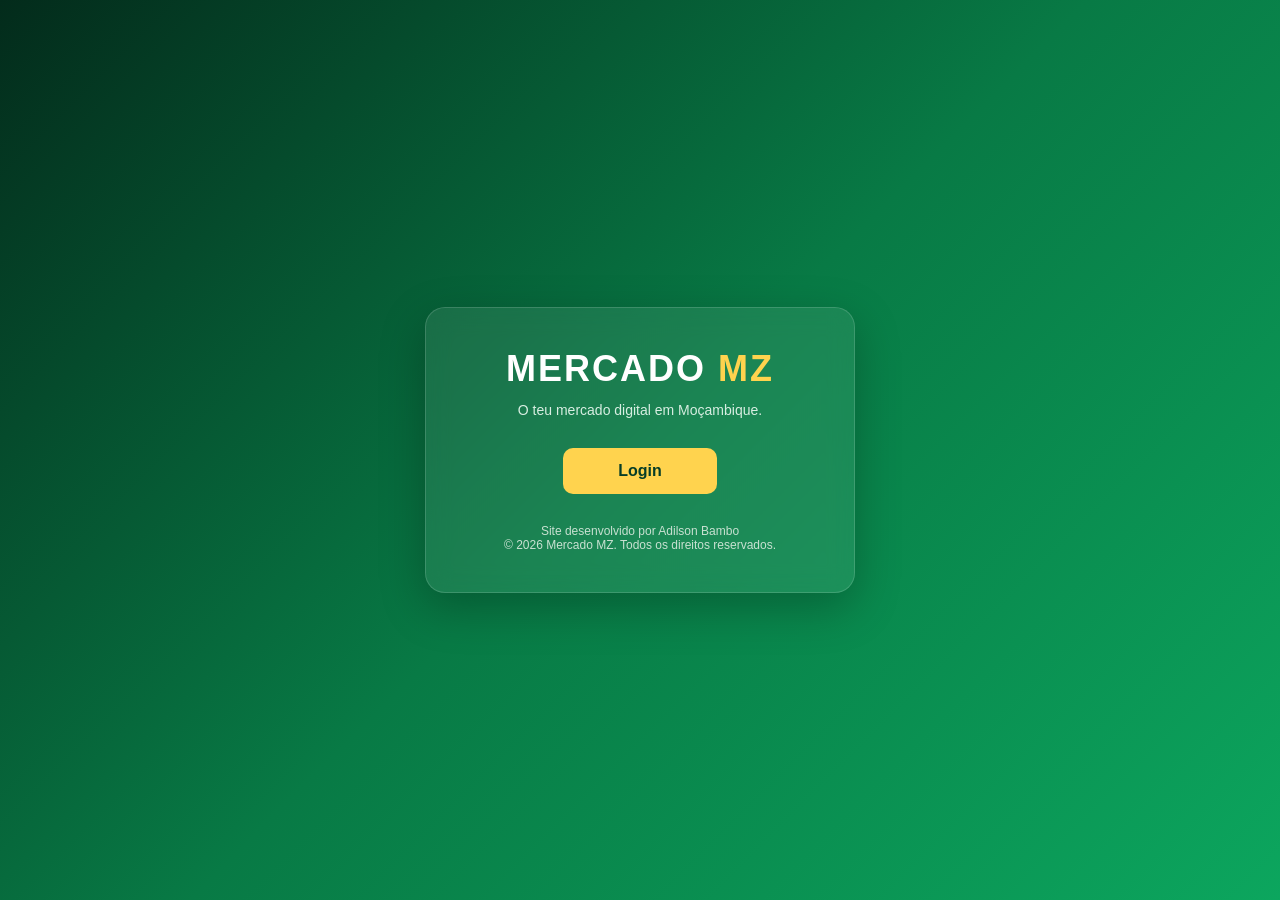
<file: index.html>
<!DOCTYPE html>
<html lang="pt">
<head>
  <meta charset="UTF-8">
  <meta name="viewport" content="width=device-width, initial-scale=1.0">
  <title>Mercado MZ | Login</title>
  <style>
    
/* =========================
   CONFIGURAÇÕES GERAIS
========================= */
* {
    margin: 0;
    padding: 0;
    box-sizing: border-box;
    font-family: 'Segoe UI', Arial, sans-serif;
}

/* =========================
   FUNDO DA PÁGINA
========================= */
body {
    min-height: 100vh;
    display: flex;
    justify-content: center;
    align-items: center;
    padding: 20px;
    background: linear-gradient(135deg, #032b1b, #087a45, #0ca65e);
}

/* =========================
   CONTAINER PRINCIPAL
========================= */
.container {
    width: 100%;
    max-width: 430px;
    padding: 40px 30px;
    text-align: center;
    border-radius: 20px;
    background: rgba(255, 255, 255, 0.08);
    border: 1px solid rgba(255, 255, 255, 0.15);
    box-shadow: 0 15px 45px rgba(0, 0, 0, 0.25);
    backdrop-filter: blur(12px);
    color: white;
}

/* =========================
   LOGÓTIPO
========================= */
.logo {
    font-size: 36px;
    font-weight: 800;
    letter-spacing: 2px;
    margin-bottom: 12px;
}

.logo span {
    color: #ffd34e;
}

/* =========================
   DESCRIÇÃO
========================= */
.container p {
    color: #d8eee2;
    font-size: 14px;
    margin-bottom: 30px;
}

/* =========================
   LINK LOGIN
========================= */
.container > a {
    display: inline-block;
    padding: 14px 55px;
    background: #ffd34e;
    color: #063d27;
    text-decoration: none;
    font-size: 16px;
    font-weight: bold;
    border-radius: 10px;
    transition: 0.3s ease;
}

.container > a:hover {
    background: white;
    transform: translateY(-3px);
    box-shadow: 0 8px 20px rgba(0, 0, 0, 0.2);
}

/* =========================
   FORMULÁRIO DE LOGIN
========================= */
.login-box {
    display: none;
    margin-top: 30px;
    padding: 28px;
    background: white;
    color: #173b29;
    border-radius: 15px;
    text-align: left;
    animation: aparecer 0.4s ease;
}

.login-box h2 {
    text-align: center;
    font-size: 23px;
    margin-bottom: 22px;
}

/* =========================
   ETIQUETAS
========================= */
.login-box label {
    display: block;
    margin: 15px 0 7px;
    font-size: 14px;
    font-weight: 600;
}

/* =========================
   CAMPOS DE ENTRADA
========================= */
.login-box input {
    width: 100%;
    padding: 14px;
    border: 1px solid #d5ded8;
    border-radius: 9px;
    outline: none;
    font-size: 14px;
    transition: 0.3s;
}

.login-box input:focus {
    border-color: #087a45;
    box-shadow: 0 0 0 3px rgba(8, 122, 69, 0.12);
}

/* =========================
   BOTÃO ENTRAR
========================= */
.submit-btn {
    width: 100%;
    padding: 14px;
    margin-top: 25px;
    background: #087a45;
    color: white;
    border: none;
    border-radius: 9px;
    font-size: 16px;
    font-weight: bold;
    cursor: pointer;
    transition: 0.3s ease;
}

.submit-btn:hover {
    background: #055c34;
    transform: translateY(-2px);
}

/* =========================
   RODAPÉ
========================= */
.footer {
    margin-top: 30px;
    font-size: 12px;
    color: #c9e1d2;
}

/* =========================
   ANIMAÇÃO
========================= */
@keyframes aparecer {
    from {
        opacity: 0;
        transform: translateY(15px);
    }

    to {
        opacity: 1;
        transform: translateY(0);
    }
}

/* =========================
   RESPONSIVIDADE
========================= */
@media (max-width: 480px) {
    .container {
        padding: 30px 20px;
    }

    .logo {
        font-size: 29px;
    }

    .login-box {
        padding: 20px;
    }
}

  </style>
</head>

<body>

  <div class="container">

    <div class="logo">
      MERCADO <span>MZ</span>
    </div>

    <p>O teu mercado digital em Moçambique.</p>

   <a href="login.html">Login</a>

    <div class="login-box" id="loginBox">
      <h2>Entrar na conta</h2>

      <form onsubmit="fazerLogin(event)">

        <label>Email</label>
        <input
          type="email"
          id="email"
          placeholder="Introduza o seu email"
          required
        >

        <label>Palavra-passe</label>
        <input
          type="password"
          id="password"
          placeholder="Introduza a palavra-passe"
          required
        >

        <button class="submit-btn" type="submit">
          Entrar
        </button>

      </form>
    </div>

    <div class="footer">
        <div>Site desenvolvido por Adilson Bambo</div>
      © 2026 Mercado MZ. Todos os direitos reservados.

    </div>

  </div>

  <script>
    function abrirLogin() {
      const caixa = document.getElementById("loginBox");

      caixa.style.display =
        caixa.style.display === "block" ? "none" : "block";
    }

    function fazerLogin(event) {
      event.preventDefault();

      alert("Formulário preparado! Liga-o ao sistema de autenticação para validar a conta.");
    }
  </script>

</body>
</html>
</file>
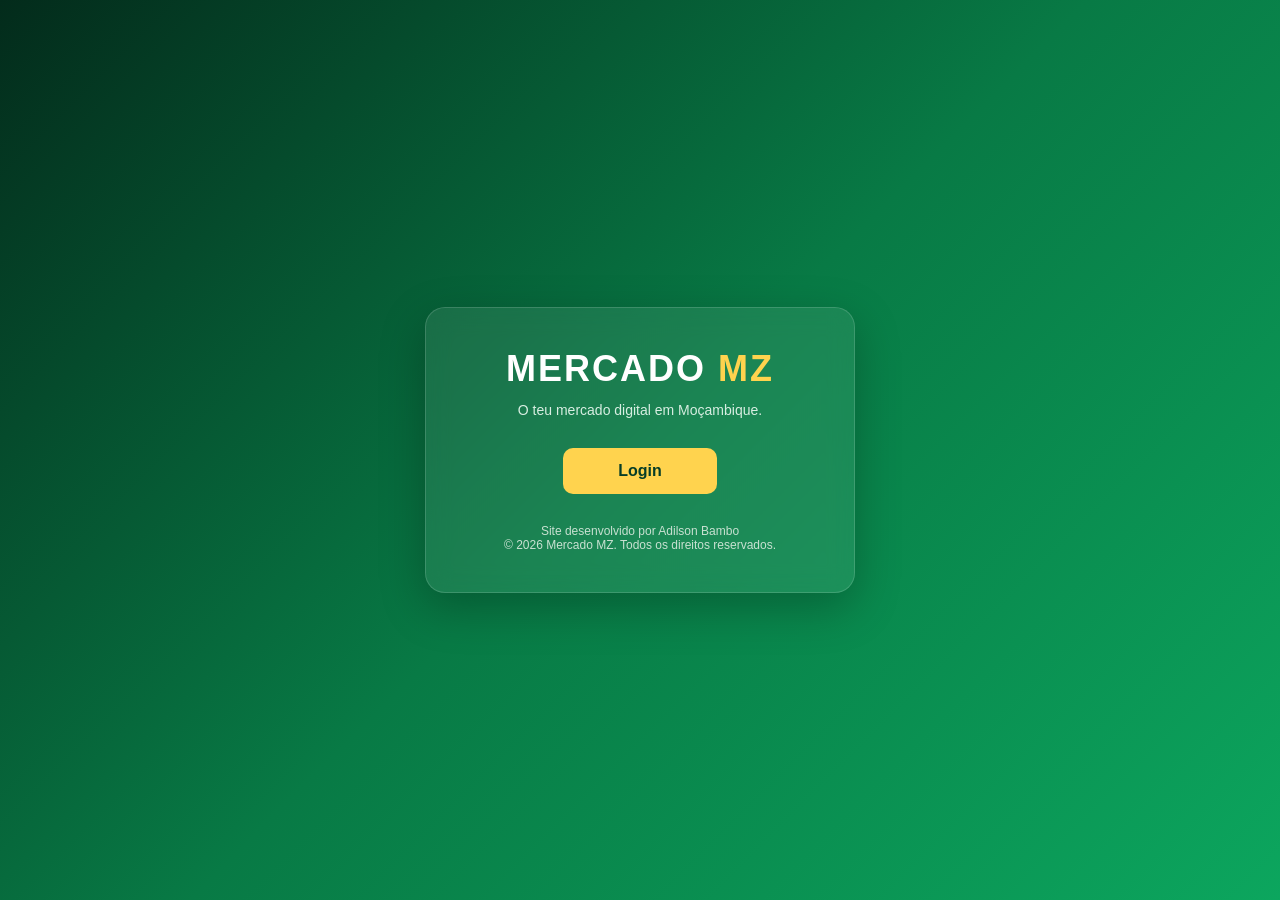
<file: front.html>
<!DOCTYPE html>
<html lang="pt">
<head>
  <meta charset="UTF-8">
  <meta name="viewport" content="width=device-width, initial-scale=1.0">
  <title>Mercado MZ | Login</title>
  <style>
    
/* =========================
   CONFIGURAÇÕES GERAIS
========================= */
* {
    margin: 0;
    padding: 0;
    box-sizing: border-box;
    font-family: 'Segoe UI', Arial, sans-serif;
}

/* =========================
   FUNDO DA PÁGINA
========================= */
body {
    min-height: 100vh;
    display: flex;
    justify-content: center;
    align-items: center;
    padding: 20px;
    background: linear-gradient(135deg, #032b1b, #087a45, #0ca65e);
}

/* =========================
   CONTAINER PRINCIPAL
========================= */
.container {
    width: 100%;
    max-width: 430px;
    padding: 40px 30px;
    text-align: center;
    border-radius: 20px;
    background: rgba(255, 255, 255, 0.08);
    border: 1px solid rgba(255, 255, 255, 0.15);
    box-shadow: 0 15px 45px rgba(0, 0, 0, 0.25);
    backdrop-filter: blur(12px);
    color: white;
}

/* =========================
   LOGÓTIPO
========================= */
.logo {
    font-size: 36px;
    font-weight: 800;
    letter-spacing: 2px;
    margin-bottom: 12px;
}

.logo span {
    color: #ffd34e;
}

/* =========================
   DESCRIÇÃO
========================= */
.container p {
    color: #d8eee2;
    font-size: 14px;
    margin-bottom: 30px;
}

/* =========================
   LINK LOGIN
========================= */
.container > a {
    display: inline-block;
    padding: 14px 55px;
    background: #ffd34e;
    color: #063d27;
    text-decoration: none;
    font-size: 16px;
    font-weight: bold;
    border-radius: 10px;
    transition: 0.3s ease;
}

.container > a:hover {
    background: white;
    transform: translateY(-3px);
    box-shadow: 0 8px 20px rgba(0, 0, 0, 0.2);
}

/* =========================
   FORMULÁRIO DE LOGIN
========================= */
.login-box {
    display: none;
    margin-top: 30px;
    padding: 28px;
    background: white;
    color: #173b29;
    border-radius: 15px;
    text-align: left;
    animation: aparecer 0.4s ease;
}

.login-box h2 {
    text-align: center;
    font-size: 23px;
    margin-bottom: 22px;
}

/* =========================
   ETIQUETAS
========================= */
.login-box label {
    display: block;
    margin: 15px 0 7px;
    font-size: 14px;
    font-weight: 600;
}

/* =========================
   CAMPOS DE ENTRADA
========================= */
.login-box input {
    width: 100%;
    padding: 14px;
    border: 1px solid #d5ded8;
    border-radius: 9px;
    outline: none;
    font-size: 14px;
    transition: 0.3s;
}

.login-box input:focus {
    border-color: #087a45;
    box-shadow: 0 0 0 3px rgba(8, 122, 69, 0.12);
}

/* =========================
   BOTÃO ENTRAR
========================= */
.submit-btn {
    width: 100%;
    padding: 14px;
    margin-top: 25px;
    background: #087a45;
    color: white;
    border: none;
    border-radius: 9px;
    font-size: 16px;
    font-weight: bold;
    cursor: pointer;
    transition: 0.3s ease;
}

.submit-btn:hover {
    background: #055c34;
    transform: translateY(-2px);
}

/* =========================
   RODAPÉ
========================= */
.footer {
    margin-top: 30px;
    font-size: 12px;
    color: #c9e1d2;
}

/* =========================
   ANIMAÇÃO
========================= */
@keyframes aparecer {
    from {
        opacity: 0;
        transform: translateY(15px);
    }

    to {
        opacity: 1;
        transform: translateY(0);
    }
}

/* =========================
   RESPONSIVIDADE
========================= */
@media (max-width: 480px) {
    .container {
        padding: 30px 20px;
    }

    .logo {
        font-size: 29px;
    }

    .login-box {
        padding: 20px;
    }
}

  </style>
</head>

<body>

  <div class="container">

    <div class="logo">
      MERCADO <span>MZ</span>
    </div>

    <p>O teu mercado digital em Moçambique.</p>

   <a href="index.html">Login</a>

    <div class="login-box" id="loginBox">
      <h2>Entrar na conta</h2>

      <form onsubmit="fazerLogin(event)">

        <label>Email</label>
        <input
          type="email"
          id="email"
          placeholder="Introduza o seu email"
          required
        >

        <label>Palavra-passe</label>
        <input
          type="password"
          id="password"
          placeholder="Introduza a palavra-passe"
          required
        >

        <button class="submit-btn" type="submit">
          Entrar
        </button>

      </form>
    </div>

    <div class="footer">
        <div>Site desenvolvido por Adilson Bambo</div>
      © 2026 Mercado MZ. Todos os direitos reservados.

    </div>

  </div>

  <script>
    function abrirLogin() {
      const caixa = document.getElementById("loginBox");

      caixa.style.display =
        caixa.style.display === "block" ? "none" : "block";
    }

    function fazerLogin(event) {
      event.preventDefault();

      alert("Formulário preparado! Liga-o ao sistema de autenticação para validar a conta.");
    }
  </script>

</body>
</html>
</file>
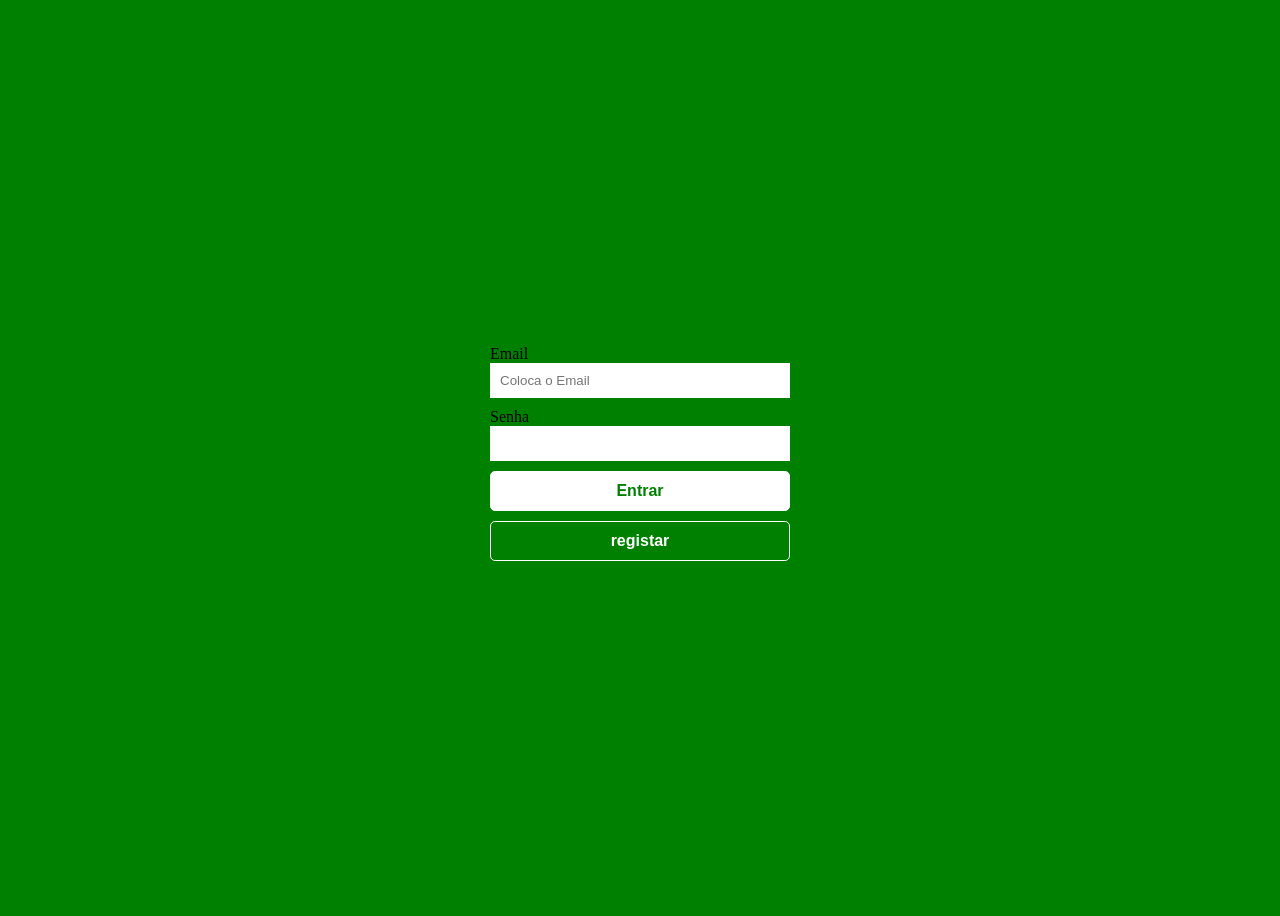
<file: login.html>
<!DOCTYPE html>
<html lang="en">
<head>
    <meta charset="UTF-8">
    <meta name="viewport" content="width=device-width, initial-scale=1.0">
    <title>Document</title>
    <style>
        body{
            background: green;
            display: flex;
            justify-content: center;
            align-items: center;
            height: 100vh;
        }
        input{
            border: none;
        }
        form{
            width: 300px;
        }
        a, input{
            padding: 10px;
            margin-bottom: 10px;
            width: -webkit-fill-available;
        }
       a {
    display: block;
    box-sizing: border-box;
    padding: 10px;
    margin-bottom: 10px;
    width: 100%;
    text-align: center;
    text-decoration: none;
    cursor: pointer;
    border-radius: 5px;
    font-family: Arial, sans-serif;
    font-weight: bold;
}

a:active {
    opacity: 0.8;
}

.clear {
    background-color: white;
    border: 1px solid white;
    color: green;
}

.limpo {
    background: transparent;
    color: white;
    border: 1px solid white;
}
    </style>
</head>
<body>
    <form action="">
        <div>
            <div><label for="">Email</label></div>
            <input type="email" name="email" id="email"  placeholder="Coloca o Email" required>
        </div>
        <div>
            <div><label for="">Senha</label></div>
            <input type="password" name="password" required>
        </div>
        <div>
           <a href="plat.html" class="clear">Entrar</a>
        </div>
        <div>
            <a href="plat.html" class="limpo">registar</a>
        </div>
    </form>
</body>


</html>
</file>
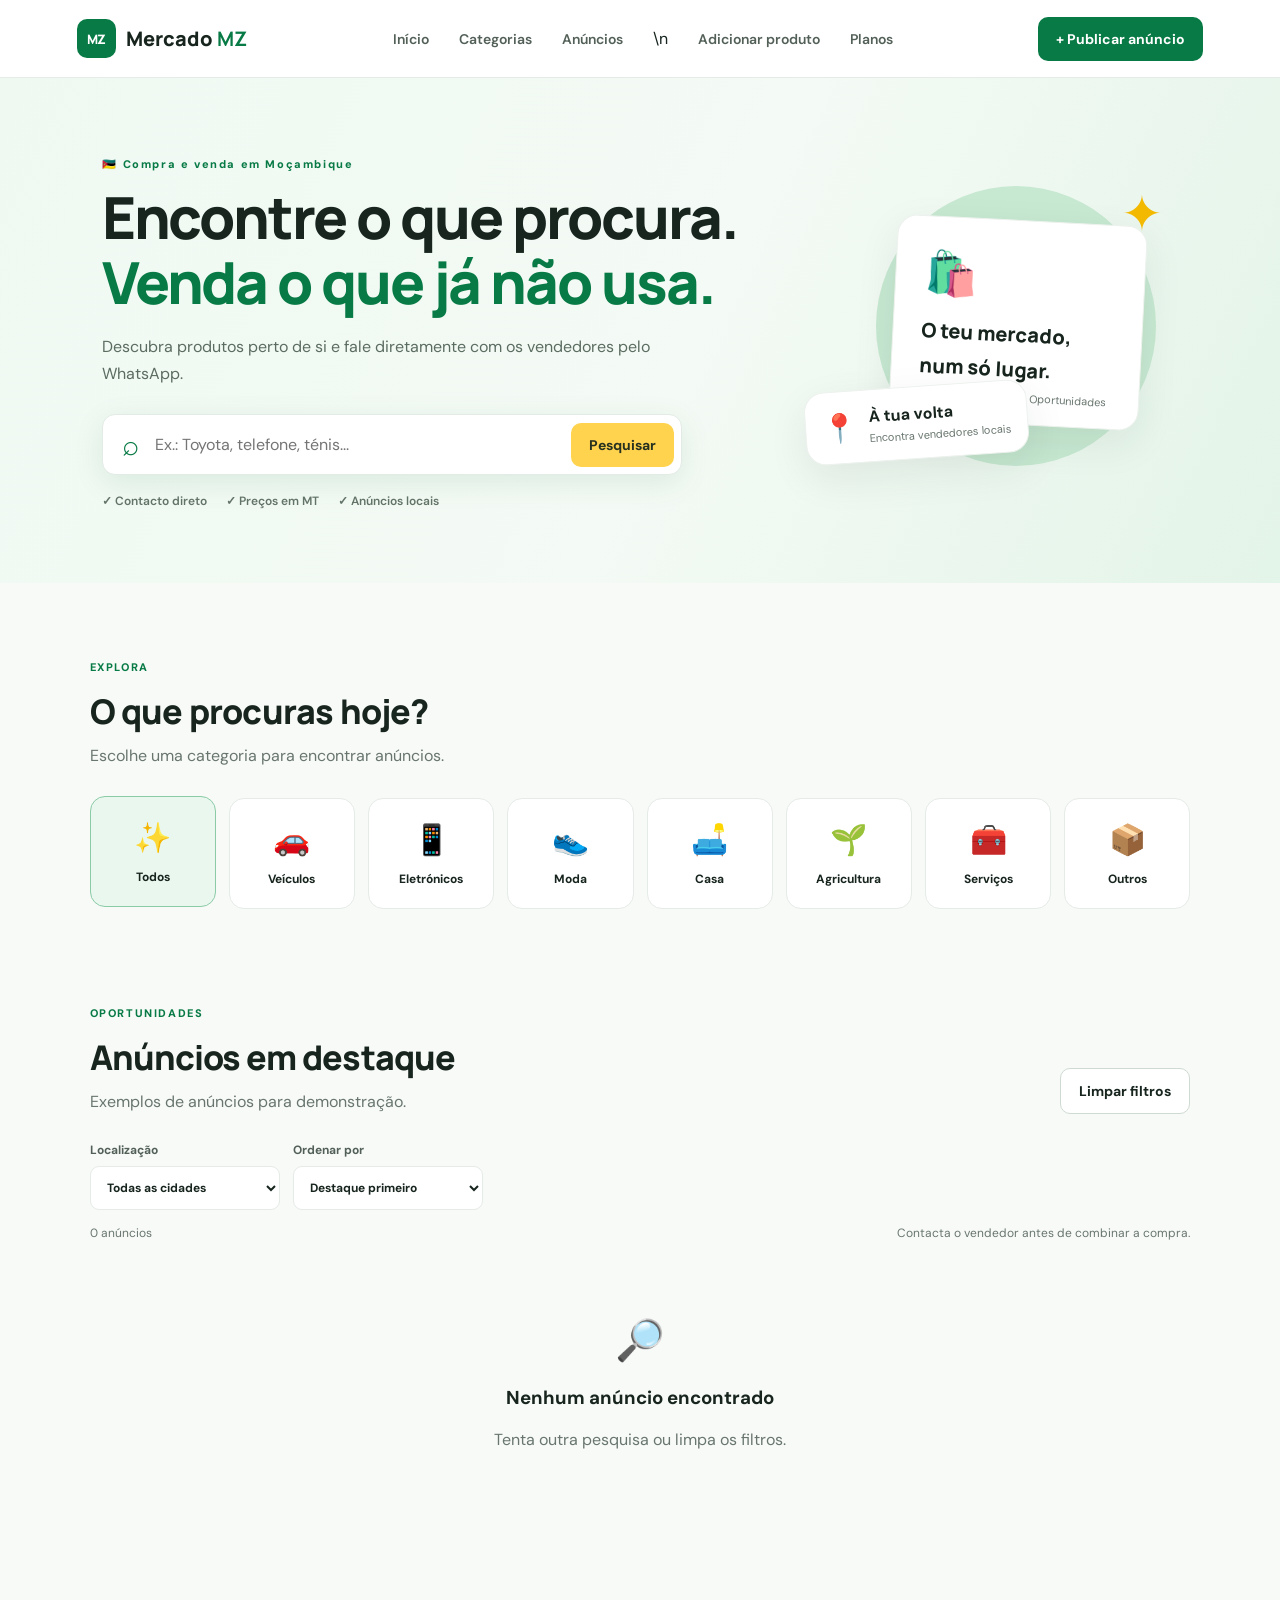
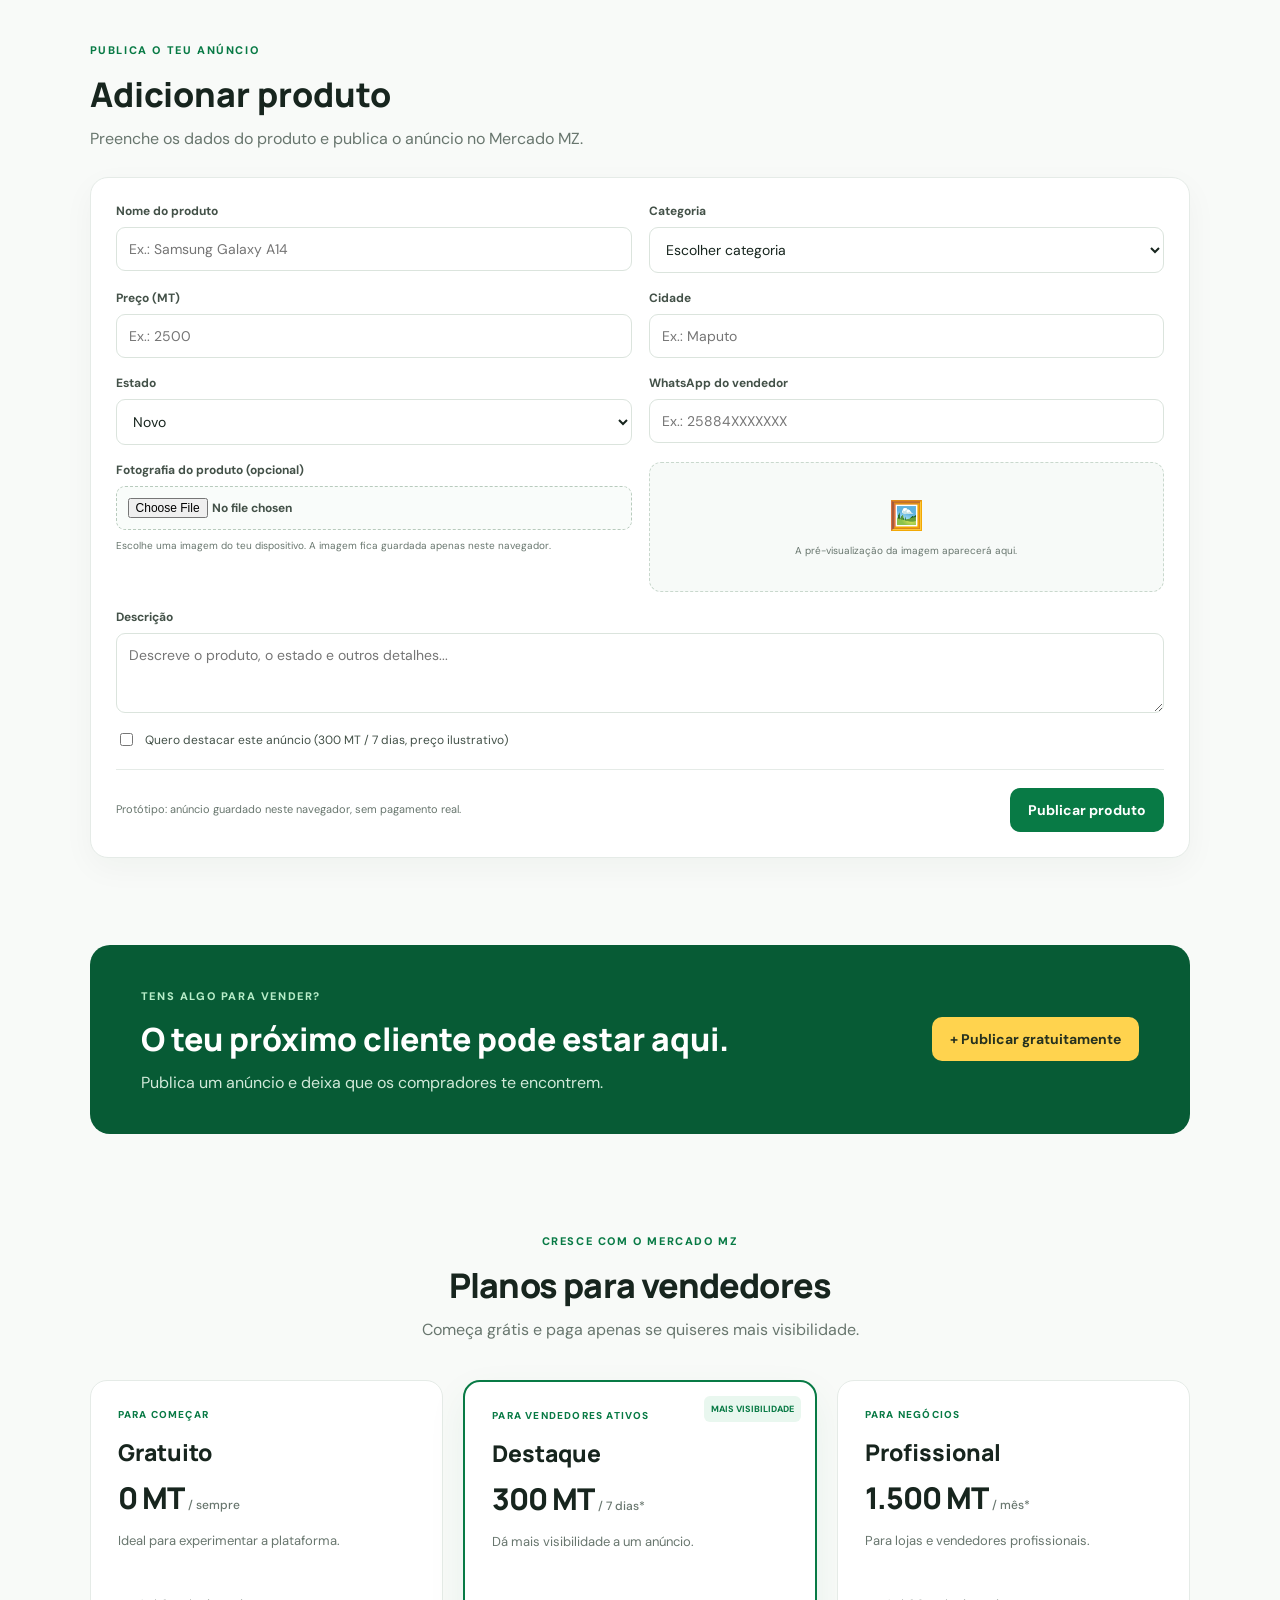
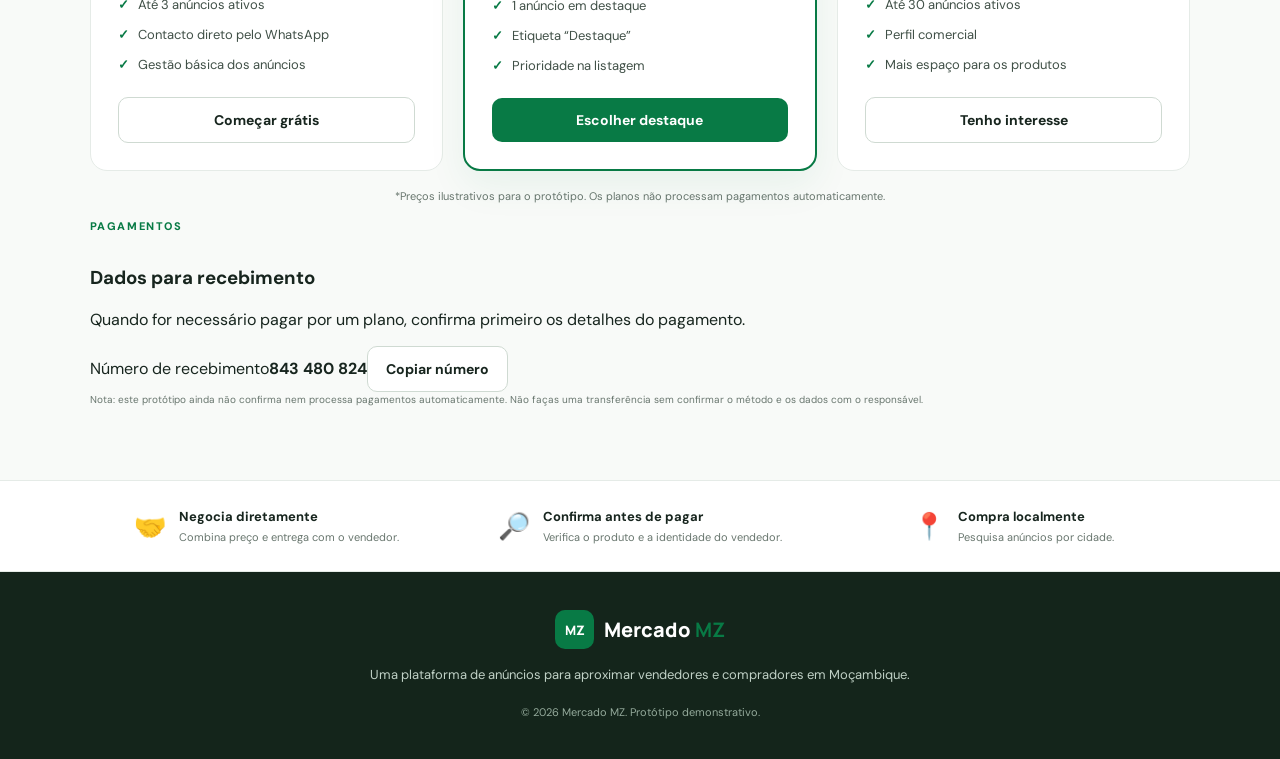
<file: plat.html>
<!DOCTYPE html>
<html lang="pt">
<head>
  <meta charset="UTF-8">
  <meta name="viewport" content="width=device-width, initial-scale=1.0">
  <meta name="description" content="Mercado MZ — encontre produtos e contacte vendedores em Moçambique.">
  <title>Mercado MZ | Compra e venda em Moçambique</title>
  <link rel="stylesheet" href="style.css">
  <script src="script.js" defer></script>
</head>
<body>
  <header class="site-header">
    <a class="brand" href="#" aria-label="Mercado MZ início"><span class="brand-mark">MZ</span><span>Mercado <b>MZ</b></span></a>
    <button class="menu-toggle" id="menuToggle" aria-label="Abrir menu" aria-expanded="false">☰</button>
    <nav id="mainNav">
      <a href="#inicio">Início</a>
      <a href="#categorias">Categorias</a>
      <a href="#anuncios">Anúncios</a>\n      <a href="#adicionar-produto">Adicionar produto</a>
      <a href="#planos">Planos</a>
    </nav>
    <button class="button button-primary header-post" id="openPost">+ Publicar anúncio</button>
  </header>

  <main>
    <section class="hero" id="inicio">
      <div class="hero-content">
        <span class="eyebrow">🇲🇿 Compra e venda em Moçambique</span>
        <h1>Encontre o que procura.<br><span>Venda o que já não usa.</span></h1>
        <p>Descubra produtos perto de si e fale diretamente com os vendedores pelo WhatsApp.</p>
        <form class="search-bar" id="searchForm">
          <label class="sr-only" for="searchInput">Pesquisar anúncios</label>
          <span aria-hidden="true">⌕</span>
          <input id="searchInput" type="search" placeholder="Ex.: Toyota, telefone, ténis..." autocomplete="off">
          <button class="button button-yellow" type="submit">Pesquisar</button>
        </form>
        <div class="hero-notes"><span>✓ Contacto direto</span><span>✓ Preços em MT</span><span>✓ Anúncios locais</span></div>
      </div>
      <div class="hero-art" aria-hidden="true">
        <div class="art-circle"></div>
        <div class="art-card art-card-main"><span class="art-emoji">🛍️</span><b>O teu mercado,</b><b>num só lugar.</b><small>Produtos • Serviços • Oportunidades</small></div>
        <div class="art-card art-card-small"><span>📍</span><div><b>À tua volta</b><small>Encontra vendedores locais</small></div></div>
        <div class="art-star">✦</div>
      </div>
    </section>

    <section class="section categories-section" id="categorias">
      <div class="section-heading"><div><span class="eyebrow dark">EXPLORA</span><h2>O que procuras hoje?</h2><p>Escolhe uma categoria para encontrar anúncios.</p></div></div>
      <div class="category-grid" id="categoryGrid">
        <button class="category-card active" data-category="Todos"><span>✨</span><b>Todos</b></button>
        <button class="category-card" data-category="Veículos"><span>🚗</span><b>Veículos</b></button>
        <button class="category-card" data-category="Eletrónicos"><span>📱</span><b>Eletrónicos</b></button>
        <button class="category-card" data-category="Moda"><span>👟</span><b>Moda</b></button>
        <button class="category-card" data-category="Casa"><span>🛋️</span><b>Casa</b></button>
        <button class="category-card" data-category="Agricultura"><span>🌱</span><b>Agricultura</b></button>
        <button class="category-card" data-category="Serviços"><span>🧰</span><b>Serviços</b></button>
        <button class="category-card" data-category="Outros"><span>📦</span><b>Outros</b></button>
      </div>
    </section>

    <section class="section listings-section" id="anuncios">
      <div class="listings-top">
        <div><span class="eyebrow dark">OPORTUNIDADES</span><h2>Anúncios em destaque</h2><p>Exemplos de anúncios para demonstração.</p></div>
        <button class="button button-outline" id="clearFilters">Limpar filtros</button>
      </div>
      <div class="filters">
        <label>Localização
          <select id="locationFilter">
            <option value="">Todas as cidades</option>
            <option>Maputo</option><option>Matola</option><option>Beira</option><option>Nampula</option><option>Quelimane</option><option>Tete</option><option>Pemba</option><option>Chimoio</option>
          </select>
        </label>
        <label>Ordenar por
          <select id="sortFilter">
            <option value="featured">Destaque primeiro</option>
            <option value="low">Menor preço</option>
            <option value="high">Maior preço</option>
            <option value="new">Mais recentes</option>
          </select>
        </label>
      </div>
      <div class="results-line"><span id="resultsCount">0 anúncios</span><span>Contacta o vendedor antes de combinar a compra.</span></div>
      <div class="product-grid" id="productGrid" aria-live="polite"></div>
      <div class="empty-state hidden" id="emptyState"><span>🔎</span><h3>Nenhum anúncio encontrado</h3><p>Tenta outra pesquisa ou limpa os filtros.</p></div>
    </section>

    <section class="section add-product-section" id="adicionar-produto">
      <div class="add-product-intro">
        <span class="eyebrow dark">PUBLICA O TEU ANÚNCIO</span>
        <h2>Adicionar produto</h2>
        <p>Preenche os dados do produto e publica o anúncio no Mercado MZ.</p>
      </div>
      <form id="quickProductForm" class="quick-product-form">
        <div class="quick-form-grid">
          <label>Nome do produto
            <input name="title" required maxlength="70" placeholder="Ex.: Samsung Galaxy A14">
          </label>
          <label>Categoria
            <select name="category" required>
              <option value="">Escolher categoria</option>
              <option>Veículos</option><option>Eletrónicos</option><option>Moda</option>
              <option>Casa</option><option>Agricultura</option><option>Serviços</option><option>Outros</option>
            </select>
          </label>
          <label>Preço (MT)
            <input name="price" type="number" min="0" required placeholder="Ex.: 2500">
          </label>
          <label>Cidade
            <input name="location" required placeholder="Ex.: Maputo">
          </label>
          <label>Estado
            <select name="condition"><option>Novo</option><option>Usado</option><option>Não aplicável</option></select>
          </label>
          <label>WhatsApp do vendedor
            <input name="phone" type="tel" required placeholder="Ex.: 25884XXXXXXX">
          </label>
          <label class="image-upload-label">Fotografia do produto (opcional)
            <input id="quickProductImage" name="image" type="file" accept="image/*">
            <small>Escolhe uma imagem do teu dispositivo. A imagem fica guardada apenas neste navegador.</small>
          </label>
          <div id="quickImagePreview" class="quick-image-preview"><span>🖼️</span><small>A pré-visualização da imagem aparecerá aqui.</small></div>
          <label class="description-field">Descrição
            <textarea name="description" rows="3" required maxlength="500" placeholder="Descreve o produto, o estado e outros detalhes..."></textarea>
          </label>
        </div>
        <label class="quick-featured"><input type="checkbox" name="featured"> Quero destacar este anúncio (300 MT / 7 dias, preço ilustrativo)</label>
        <div class="quick-form-footer"><p>Protótipo: anúncio guardado neste navegador, sem pagamento real.</p><button class="button button-primary" type="submit">Publicar produto</button></div>
      </form>
    </section>

    <section class="seller-banner">
      <div><span class="eyebrow">TENS ALGO PARA VENDER?</span><h2>O teu próximo cliente pode estar aqui.</h2><p>Publica um anúncio e deixa que os compradores te encontrem.</p></div>
      <button class="button button-yellow" id="bannerPost">+ Publicar gratuitamente</button>
    </section>

    <section class="section plans-section" id="planos">
      <div class="section-heading centered"><span class="eyebrow dark">CRESCE COM O MERCADO MZ</span><h2>Planos para vendedores</h2><p>Começa grátis e paga apenas se quiseres mais visibilidade.</p></div>
      <div class="plans-grid">
        <article class="plan-card">
          <span class="plan-label">PARA COMEÇAR</span><h3>Gratuito</h3><div class="plan-price">0 MT <small>/ sempre</small></div>
          <p>Ideal para experimentar a plataforma.</p><ul><li>Até 3 anúncios ativos</li><li>Contacto direto pelo WhatsApp</li><li>Gestão básica dos anúncios</li></ul>
          <button class="button button-outline plan-select" data-plan="Gratuito">Começar grátis</button>
        </article>
        <article class="plan-card featured-plan">
          <span class="popular-tag">MAIS VISIBILIDADE</span><span class="plan-label">PARA VENDEDORES ATIVOS</span><h3>Destaque</h3><div class="plan-price">300 MT <small>/ 7 dias*</small></div>
          <p>Dá mais visibilidade a um anúncio.</p><ul><li>1 anúncio em destaque</li><li>Etiqueta “Destaque”</li><li>Prioridade na listagem</li></ul>
          <button class="button button-primary plan-select" data-plan="Destaque">Escolher destaque</button>
        </article>
        <article class="plan-card">
          <span class="plan-label">PARA NEGÓCIOS</span><h3>Profissional</h3><div class="plan-price">1.500 MT <small>/ mês*</small></div>
          <p>Para lojas e vendedores profissionais.</p><ul><li>Até 30 anúncios ativos</li><li>Perfil comercial</li><li>Mais espaço para os produtos</li></ul>
          <button class="button button-outline plan-select" data-plan="Profissional">Tenho interesse</button>
        </article>
      </div>
      <p class="plan-disclaimer">*Preços ilustrativos para o protótipo. Os planos não processam pagamentos automaticamente.</p>
      <div class="payment-box" id="recebimentos">
        <div><span class="eyebrow dark">PAGAMENTOS</span><h3>Dados para recebimento</h3><p>Quando for necessário pagar por um plano, confirma primeiro os detalhes do pagamento.</p></div>
        <div class="payment-number"><span>Número de recebimento</span><strong>843 480 824</strong><button type="button" class="button button-outline" id="copyPaymentNumber">Copiar número</button></div>
        <p class="form-note tiny">Nota: este protótipo ainda não confirma nem processa pagamentos automaticamente. Não faças uma transferência sem confirmar o método e os dados com o responsável.</p>
      </div>
    </section>

    <section class="trust-strip">
      <div><span>🤝</span><div><b>Negocia diretamente</b><small>Combina preço e entrega com o vendedor.</small></div></div>
      <div><span>🔎</span><div><b>Confirma antes de pagar</b><small>Verifica o produto e a identidade do vendedor.</small></div></div>
      <div><span>📍</span><div><b>Compra localmente</b><small>Pesquisa anúncios por cidade.</small></div></div>
    </section>
  </main>

  <footer class="footer">
    <a class="brand brand-footer" href="#"><span class="brand-mark">MZ</span><span>Mercado <b>MZ</b></span></a>
    <p>Uma plataforma de anúncios para aproximar vendedores e compradores em Moçambique.</p>
    <small>© <span id="year"></span> Mercado MZ. Protótipo demonstrativo.</small>
  </footer>

  <dialog id="postDialog" class="modal">
    <form id="postForm" class="modal-form">
      <div class="modal-heading"><div><span class="eyebrow dark">NOVO ANÚNCIO</span><h2>Publicar produto</h2></div><button type="button" class="close-modal" data-close="postDialog" aria-label="Fechar">×</button></div>
      <p class="form-note">Preenche os dados abaixo. Não publiques informações pessoais desnecessárias.</p>
      <label>Nome do produto ou serviço<input name="title" required maxlength="70" placeholder="Ex.: Toyota Corolla 2008"></label>
      <div class="form-row"><label>Categoria<select name="category" required><option value="">Escolher</option><option>Veículos</option><option>Eletrónicos</option><option>Moda</option><option>Casa</option><option>Agricultura</option><option>Serviços</option><option>Outros</option></select></label>
      <label>Preço (MT)<input name="price" type="number" min="0" required placeholder="Ex.: 450000"></label></div>
      <div class="form-row"><label>Cidade<input name="location" required placeholder="Ex.: Maputo"></label>
      <label>Estado<select name="condition"><option>Novo</option><option>Usado</option><option>Não aplicável</option></select></label></div>
      <label>Descrição<textarea name="description" rows="3" required maxlength="500" placeholder="Descreve o produto, o estado e outros detalhes..."></textarea></label>
      <label>Número de WhatsApp com indicativo do país<input name="phone" type="tel" required placeholder="Ex.: 25884XXXXXXX"></label>
      <label class="checkbox-label"><input type="checkbox" name="featured"> Quero marcar este anúncio como destaque (300 MT / 7 dias, preço ilustrativo)</label>
      <div class="modal-actions"><button type="button" class="button button-outline" data-close="postDialog">Cancelar</button><button class="button button-primary" type="submit">Publicar anúncio</button></div>
      <p class="form-note tiny">Protótipo: os dados são guardados apenas neste navegador. O destaque é demonstrativo e não cobra dinheiro.</p>
    </form>
  </dialog>

  <dialog id="planDialog" class="modal">
    <div class="modal-form"><div class="modal-heading"><div><span class="eyebrow dark">PLANOS</span><h2 id="planDialogTitle">Plano selecionado</h2></div><button type="button" class="close-modal" data-close="planDialog" aria-label="Fechar">×</button></div>
      <p id="planDialogText"></p><p class="form-note">Esta demonstração não recebe pagamentos. Para vender planos reais, será necessário integrar um fornecedor de pagamentos, confirmar as transações e publicar termos claros.</p><button class="button button-primary full-width" data-close="planDialog">Entendi</button>
    </div>
  </dialog>


  <dialog id="paymentDialog" class="modal">
    <div class="modal-form payment-modal-form">
      <div class="modal-heading">
        <div><span class="eyebrow dark">PAGAMENTO DO PLANO</span><h2 id="paymentTitle">Finalizar compra</h2></div>
        <button type="button" class="close-modal" data-close="paymentDialog" aria-label="Fechar">×</button>
      </div>
      <p id="paymentSummary" class="payment-summary">Escolhe a carteira móvel para continuar.</p>
      <label for="paymentNetwork">Rede de pagamento</label>
      <select id="paymentNetwork" required>
        <option value="mpesa">M-Pesa (Vodacom)</option>
        <option value="emola">e-Mola (Movitel)</option>
        <option value="mkesh">mKesh (Tmcel)</option>
      </select>
      <div class="ussd-instructions" id="ussdInstructions" aria-live="polite">
        <b>Código USSD:</b> <span id="ussdCode">*111#</span>
        <p id="ussdSteps">Abre o menu da carteira e segue as opções de transferência.</p>
      </div>
      <div class="payment-recipient">
        <span>Número de recebimento</span><strong>843 480 824</strong>
      </div>
      <button type="button" class="button button-primary full-width" id="openUssd">Abrir menu da rede no telemóvel</button>
      <p class="form-note tiny">Se o menu não abrir, marca o código acima manualmente no telemóvel com a rede escolhida. O site não pede nem guarda o teu PIN.</p>
      <form id="paymentReferenceForm">
        <label for="paymentReference">Referência / código da transação (opcional)</label>
        <input id="paymentReference" name="reference" maxlength="80" placeholder="Introduz a referência do recibo, se tiveres">
        <label for="paymentPayerPhone">Número usado para pagar (opcional)</label>
        <input id="paymentPayerPhone" name="payerPhone" type="tel" maxlength="20" placeholder="Ex.: 84XXXXXXX">
        <button type="submit" class="button button-outline full-width">Enviar para verificação</button>
      </form>
      <p class="form-note tiny" id="paymentStatusNote">O envio apenas regista um pedido neste navegador. Não confirma o pagamento nem ativa o plano automaticamente.</p>
    </div>
  </dialog>

  <div class="toast" id="toast" role="status" aria-live="polite"></div>
</body>
</html>
</file>
<file: style.css>
@import url('https://fonts.googleapis.com/css2?family=DM+Sans:wght@400;500;600;700&family=Manrope:wght@400;500;600;700;800&display=swap');

:root{--green:#087a45;--green-dark:#075b35;--green-soft:#e9f7ef;--yellow:#ffd34e;--ink:#17251e;--muted:#68766e;--line:#e5ebe7;--bg:#f8faf8;--white:#fff;--shadow:0 14px 40px rgba(20,55,35,.08)}
*{box-sizing:border-box}
html{scroll-behavior:smooth;scroll-padding-top:90px}
body{margin:0;background:var(--bg);color:var(--ink);font-family:'DM Sans',Arial,sans-serif}
button,input,select,textarea{font:inherit}
button,a{-webkit-tap-highlight-color:transparent}
button{cursor:pointer}
a{color:inherit;text-decoration:none}
.site-header{height:78px;background:#fff;display:flex;align-items:center;justify-content:space-between;padding:0 clamp(18px,6vw,90px);gap:24px;border-bottom:1px solid var(--line);position:sticky;top:0;z-index:10}
.brand{display:flex;align-items:center;gap:10px;font:800 20px 'Manrope',sans-serif;white-space:nowrap}
.brand b{color:var(--green)}
.brand-mark{display:grid;place-items:center;background:var(--green);color:#fff;border-radius:10px;width:39px;height:39px;font-size:13px;letter-spacing:-.5px}
nav{display:flex;align-items:center;gap:30px}
nav a{font-size:14px;color:#526058;font-weight:600}
nav a:hover{color:var(--green)}
.button{border:0;border-radius:10px;padding:13px 18px;font-weight:700;font-size:14px;transition:transform .15s,background .15s;display:inline-flex;align-items:center;justify-content:center;gap:7px}
.button:hover{transform:translateY(-1px)}
.button-primary{background:var(--green);color:#fff}
.button-primary:hover{background:var(--green-dark)}
.button-yellow{background:var(--yellow);color:#26311f}
.button-outline{border:1px solid #cfdad2;background:#fff;color:var(--ink)}
.menu-toggle{display:none;border:1px solid var(--line);background:#fff;border-radius:9px;padding:9px 12px;font-size:20px}
.hero{background:linear-gradient(115deg,#eff9f2 0%,#f4faf5 54%,#e3f4e8 100%);min-height:485px;padding:74px clamp(20px,8vw,120px);display:flex;align-items:center;justify-content:space-between;gap:50px;overflow:hidden}
.hero-content{max-width:650px;position:relative;z-index:1}
.eyebrow{font-size:11px;font-weight:800;letter-spacing:1.6px;color:var(--green);display:inline-block;margin-bottom:14px}
.eyebrow.dark{color:var(--green)}
.hero h1{font:800 clamp(35px,4.6vw,58px)/1.12 'Manrope',sans-serif;letter-spacing:-2px;margin:0 0 18px}
.hero h1 span{color:var(--green)}
.hero p{font-size:16px;line-height:1.7;color:#5b6c61;max-width:550px;margin:0}
.search-bar{display:flex;align-items:center;background:#fff;border:1px solid #e3ebe5;border-radius:13px;padding:7px;margin-top:27px;max-width:580px;box-shadow:0 8px 30px #0c67301a}
.search-bar>span{font-size:29px;color:var(--green);padding:0 12px}
.search-bar input{min-width:0;flex:1;border:0;outline:0;padding:12px 4px;color:var(--ink)}
.hero-notes{display:flex;flex-wrap:wrap;gap:19px;margin-top:18px;color:#627367;font-size:12px;font-weight:600}
.hero-art{position:relative;width:370px;height:300px;flex:0 0 370px}
.art-circle{position:absolute;width:280px;height:280px;border-radius:50%;background:#c7e8d1;right:22px;top:5px}
.art-card{position:absolute;background:#fff;border:1px solid #edf2ee;border-radius:20px;box-shadow:var(--shadow)}
.art-card-main{width:250px;height:205px;right:35px;top:39px;padding:28px;display:flex;flex-direction:column;gap:8px;transform:rotate(3deg)}
.art-emoji{font-size:43px;margin-bottom:8px}
.art-card-main b{font:800 20px 'Manrope',sans-serif}
.art-card-main small,.art-card-small small{color:var(--muted);font-size:11px}
.art-card-small{left:-3px;bottom:22px;padding:16px;display:flex;align-items:center;gap:12px;transform:rotate(-4deg)}
.art-card-small>span{font-size:28px}.art-card-small div{display:flex;flex-direction:column;gap:4px}
.art-star{position:absolute;right:15px;top:0;color:#f2b900;font-size:50px}
.section{padding:72px clamp(20px,7vw,100px);max-width:1440px;margin:auto}
.section-heading h2,.listings-top h2{font:800 clamp(25px,3vw,34px) 'Manrope',sans-serif;letter-spacing:-.8px;margin:0 0 9px}
.section-heading p,.listings-top p{color:var(--muted);margin:0;line-height:1.6}
.category-grid{display:grid;grid-template-columns:repeat(8,minmax(0,1fr));gap:13px;margin-top:29px}
.category-card{border:1px solid var(--line);border-radius:15px;background:#fff;padding:21px 8px;display:flex;align-items:center;flex-direction:column;gap:12px;color:var(--ink);transition:.2s}
.category-card span{font-size:30px}.category-card b{font-size:12px}
.category-card:hover,.category-card.active{border-color:#8bcba6;background:var(--green-soft);transform:translateY(-2px)}
.listings-section{padding-top:20px}
.listings-top{display:flex;align-items:end;justify-content:space-between;gap:20px}
.filters{display:flex;gap:13px;margin:28px 0 15px}
.filters label{font-size:12px;font-weight:700;color:#526058;display:flex;flex-direction:column;gap:8px;min-width:190px}
.filters select{background:#fff;border:1px solid var(--line);border-radius:9px;padding:12px;color:var(--ink);outline-color:#91cba7}
.results-line{display:flex;justify-content:space-between;gap:15px;color:var(--muted);font-size:12px;margin-bottom:18px}
.product-grid{display:grid;grid-template-columns:repeat(3,minmax(0,1fr));gap:21px}
.product-card{background:#fff;border:1px solid var(--line);border-radius:16px;overflow:hidden;transition:box-shadow .2s,transform .2s;min-width:0}
.product-card:hover{box-shadow:var(--shadow);transform:translateY(-3px)}
.product-visual{height:190px;background:linear-gradient(135deg,#eef4ef,#e3eee6);display:grid;place-items:center;position:relative;overflow:hidden}
.product-visual .emoji{font-size:76px;filter:drop-shadow(0 8px 8px #193e2520)}
.product-visual img{width:100%;height:100%;object-fit:cover}
.featured-badge{position:absolute;left:12px;top:12px;background:var(--yellow);color:#352c08;padding:6px 9px;border-radius:6px;font-size:10px;font-weight:800;text-transform:uppercase;letter-spacing:.4px}
.favorite-button{position:absolute;right:11px;top:11px;border:0;background:#fff;border-radius:50%;width:35px;height:35px;font-size:19px;box-shadow:0 2px 10px #00000012;color:#647067}
.favorite-button.saved{color:#d73853}
.product-info{padding:17px}
.product-meta{display:flex;justify-content:space-between;gap:8px;color:var(--green);font-size:11px;font-weight:700}
.product-info h3{font:700 17px 'Manrope',sans-serif;margin:11px 0 7px;overflow-wrap:anywhere}
.product-description{font-size:12px;color:var(--muted);line-height:1.55;min-height:38px;margin:0}
.product-bottom{display:flex;justify-content:space-between;align-items:center;gap:10px;margin-top:18px}
.product-price{font:800 19px 'Manrope',sans-serif;white-space:nowrap}
.product-actions{display:flex;gap:7px}
.icon-action{border:1px solid var(--line);background:#fff;border-radius:8px;padding:9px;font-size:12px;font-weight:700;color:var(--ink)}
.contact-action{background:var(--green);color:#fff;border:0;border-radius:8px;padding:9px 11px;font-size:12px;font-weight:700;white-space:nowrap}
.empty-state{text-align:center;padding:55px 15px;color:var(--muted)}
.empty-state>span{font-size:40px}.empty-state h3{color:var(--ink)}
.hidden{display:none!important}
.seller-banner{margin:15px clamp(20px,7vw,100px) 25px;border-radius:20px;background:var(--green-dark);color:#fff;padding:39px clamp(22px,4vw,55px);display:flex;align-items:center;justify-content:space-between;gap:25px}
.seller-banner .eyebrow{color:#b8edc9}.seller-banner h2{font:800 clamp(23px,3vw,32px) 'Manrope',sans-serif;margin:0 0 9px}.seller-banner p{margin:0;color:#d1e9d9;line-height:1.6}
.plans-section{padding-top:70px}
.centered{text-align:center}
.plans-grid{display:grid;grid-template-columns:repeat(3,minmax(0,1fr));gap:20px;margin-top:37px;align-items:stretch}
.plan-card{position:relative;background:#fff;border:1px solid var(--line);border-radius:17px;padding:27px;display:flex;flex-direction:column;align-items:flex-start}
.featured-plan{border:2px solid var(--green);box-shadow:0 15px 38px #087a4512}
.plan-label{font-size:10px;font-weight:800;letter-spacing:1.2px;color:var(--green)}
.plan-card h3{font:800 23px 'Manrope',sans-serif;margin:15px 0 9px}
.plan-price{font:800 30px 'Manrope',sans-serif;letter-spacing:-1px}
.plan-price small{font:500 12px 'DM Sans',sans-serif;color:var(--muted);letter-spacing:0}
.plan-card>p{color:var(--muted);font-size:13px;line-height:1.6;min-height:40px}
.plan-card ul{list-style:none;padding:0;margin:12px 0 24px;display:grid;gap:13px;font-size:13px;color:#405047}
.plan-card li:before{content:"✓";color:var(--green);font-weight:800;margin-right:9px}
.plan-card .button{width:100%;margin-top:auto}
.popular-tag{position:absolute;right:14px;top:14px;background:var(--green-soft);color:var(--green);font-size:9px;font-weight:800;padding:7px;border-radius:6px}
.plan-disclaimer{text-align:center;font-size:11px;color:var(--muted);margin-top:18px}
.trust-strip{border-top:1px solid var(--line);border-bottom:1px solid var(--line);background:#fff;padding:27px clamp(20px,7vw,100px);display:grid;grid-template-columns:repeat(3,1fr);gap:20px}
.trust-strip>div{display:flex;align-items:center;gap:13px;justify-content:center}.trust-strip>div>span{font-size:26px}
.trust-strip div div{display:flex;flex-direction:column;gap:5px}.trust-strip b{font-size:13px}.trust-strip small{font-size:11px;color:var(--muted)}
.footer{padding:38px 20px;text-align:center;background:#14251b;color:#fff}
.brand-footer{justify-content:center;color:#fff}.footer p{font-size:13px;color:#c0d1c6;margin:17px 0}.footer>small{font-size:11px;color:#94aa9b}
.modal{border:0;border-radius:18px;padding:0;width:min(580px,calc(100% - 28px));max-height:90vh;overflow:auto;box-shadow:0 24px 90px #061c0f55}
.modal::backdrop{background:#0b2116a6;backdrop-filter:blur(3px)}
.modal-form{padding:27px;display:flex;flex-direction:column;gap:15px}
.modal-heading{display:flex;justify-content:space-between;align-items:flex-start;gap:15px}
.modal-heading h2{font:800 27px 'Manrope',sans-serif;margin:0}
.close-modal{width:36px;height:36px;border:0;border-radius:9px;background:#f0f4f1;font-size:25px;color:#536158}
.form-note{font-size:12px;line-height:1.6;color:var(--muted);margin:0}
.modal-form label{display:flex;flex-direction:column;gap:7px;font-size:12px;font-weight:700;color:#435148}
.modal-form input:not([type=checkbox]),.modal-form select,.modal-form textarea{width:100%;border:1px solid #dbe4dd;border-radius:9px;padding:12px;font-weight:400;color:var(--ink);outline-color:#8dc6a0;background:#fff}
.modal-form textarea{resize:vertical}
.form-row{display:grid;grid-template-columns:1fr 1fr;gap:12px}
.modal-form .checkbox-label{flex-direction:row;align-items:flex-start;line-height:1.5;font-weight:500}
.checkbox-label input{margin-top:3px;accent-color:var(--green)}
.modal-actions{display:flex;justify-content:flex-end;gap:10px;margin-top:4px}
.tiny{font-size:10px}.full-width{width:100%}
.toast{position:fixed;bottom:22px;left:50%;transform:translate(-50%,20px);background:#14251b;color:#fff;padding:13px 18px;border-radius:10px;font-size:13px;box-shadow:var(--shadow);opacity:0;pointer-events:none;transition:.25s;z-index:30;max-width:calc(100% - 30px);text-align:center}
.toast.show{opacity:1;transform:translate(-50%,0)}
.sr-only{position:absolute;width:1px;height:1px;padding:0;margin:-1px;overflow:hidden;clip:rect(0,0,0,0);white-space:nowrap;border:0}
@media(max-width:1050px){.hero{padding-left:5vw;padding-right:5vw}.hero-art{transform:scale(.85);transform-origin:center right;margin-left:-35px}.category-grid{grid-template-columns:repeat(4,1fr)}.product-grid{grid-template-columns:repeat(2,minmax(0,1fr))}}
@media(max-width:760px){.site-header{height:auto;min-height:70px;padding:14px 18px;flex-wrap:wrap;gap:12px}.menu-toggle{display:block;margin-left:auto}.header-post{order:3;width:100%}nav{display:none;order:4;width:100%;flex-direction:column;align-items:stretch;gap:0;padding-top:5px}nav.open{display:flex}nav a{padding:12px 3px;border-top:1px solid var(--line)}.hero{padding:53px 22px 38px;min-height:0}.hero h1{letter-spacing:-1.2px}.hero p{font-size:14px}.hero-art{display:none}.search-bar{gap:3px}.search-bar>span{padding:0 7px}.search-bar input{font-size:13px}.search-bar .button{padding:12px;font-size:12px}.hero-notes{gap:10px;font-size:10px}.section{padding:52px 20px}.category-grid{grid-template-columns:repeat(4,minmax(0,1fr));gap:9px}.category-card{padding:15px 4px}.category-card span{font-size:25px}.category-card b{font-size:10px}.listings-top{align-items:flex-start}.listings-top .button{font-size:11px;padding:10px}.filters{flex-direction:column}.filters label{width:100%}.results-line{align-items:flex-start;flex-direction:column;gap:6px}.product-grid{grid-template-columns:1fr}.product-visual{height:205px}.seller-banner{margin:10px 15px 20px;padding:28px 22px;flex-direction:column;align-items:flex-start}.seller-banner .button{width:100%}.plans-grid{grid-template-columns:1fr}.plan-card{padding:24px}.trust-strip{grid-template-columns:1fr;align-items:start}.trust-strip>div{justify-content:flex-start}.form-row{grid-template-columns:1fr}.modal-form{padding:22px}.modal-heading h2{font-size:23px}}
@media(min-width:761px) and (max-width:900px){nav{gap:13px}nav a{font-size:12px}.brand{font-size:17px}.header-post{padding:11px;font-size:12px}}


/* FORMULÁRIO VISÍVEL PARA ADICIONAR PRODUTO */
.add-product-section{padding-top:45px}
.add-product-intro{margin-bottom:25px}
.add-product-intro h2{font:800 clamp(25px,3vw,34px) 'Manrope',sans-serif;margin:0 0 9px}
.add-product-intro p{color:var(--muted);margin:0;line-height:1.6}
.quick-product-form{background:#fff;border:1px solid var(--line);border-radius:18px;padding:25px;box-shadow:0 10px 32px rgba(20,55,35,.04)}
.quick-form-grid{display:grid;grid-template-columns:repeat(2,minmax(0,1fr));gap:17px}
.quick-form-grid label{display:flex;flex-direction:column;gap:8px;font-size:12px;font-weight:700;color:#435148}
.quick-form-grid input:not([type=file]),.quick-form-grid select,.quick-form-grid textarea{width:100%;border:1px solid #dbe4dd;border-radius:9px;padding:12px;font:400 14px 'DM Sans',sans-serif;color:var(--ink);background:#fff;outline-color:#8dc6a0}
.quick-form-grid textarea{resize:vertical}
.quick-form-grid input[type=file]{border:1px dashed #b8cbbd;border-radius:9px;padding:11px;background:#f9fcfa;font-size:12px;max-width:100%}
.quick-form-grid label small{font-size:10px;line-height:1.5;color:var(--muted);font-weight:400}
.description-field{grid-column:1/-1}
.quick-image-preview{min-height:130px;border:1px dashed #c9d8cd;border-radius:12px;background:#f7faf8;display:flex;align-items:center;justify-content:center;gap:10px;flex-direction:column;color:var(--muted);font-size:12px;text-align:center;padding:12px;overflow:hidden}
.quick-image-preview span{font-size:28px}
.quick-image-preview img{max-width:100%;max-height:180px;object-fit:contain;border-radius:8px}
.quick-featured{display:flex;align-items:flex-start;gap:9px;font-size:12px;color:#435148;margin-top:18px;line-height:1.5}
.quick-featured input{accent-color:var(--green);margin-top:2px}
.quick-form-footer{display:flex;justify-content:space-between;align-items:center;gap:15px;margin-top:20px;padding-top:18px;border-top:1px solid var(--line)}
.quick-form-footer p{font-size:11px;color:var(--muted);margin:0;line-height:1.5}
@media(max-width:760px){.quick-product-form{padding:18px}.quick-form-grid{grid-template-columns:1fr}.description-field{grid-column:auto}.quick-form-footer{align-items:stretch;flex-direction:column}.quick-form-footer .button{width:100%}}


/* Checkout móvel Mercado MZ */
.payment-modal-form { max-width: 560px; }
.payment-summary { background: #f4f7fb; border-radius: 12px; padding: 12px 14px; line-height: 1.55; }
.payment-modal-form > label,
#paymentReferenceForm label { display: block; margin: 12px 0 6px; font-weight: 650; }
.payment-modal-form select,
#paymentReferenceForm input { width: 100%; border: 1px solid #d4dce6; border-radius: 10px; padding: 12px; font: inherit; background: #fff; color: #172033; }
.ussd-instructions { margin: 14px 0; padding: 14px; border: 1px solid #d8e2ee; border-radius: 12px; background: #f8fafc; line-height: 1.55; }
.ussd-instructions span { display: inline-block; font-weight: 800; font-size: 1.1rem; letter-spacing: .03em; }
.ussd-instructions p { margin: 8px 0 0; }
.payment-recipient { display: flex; align-items: center; justify-content: space-between; gap: 12px; padding: 13px 0; }
.payment-recipient strong { font-size: 1.15rem; letter-spacing: .04em; }
#paymentReferenceForm { margin-top: 14px; padding-top: 14px; border-top: 1px solid #e3e8ef; }
#paymentReferenceForm button { margin-top: 14px; }
</file>
